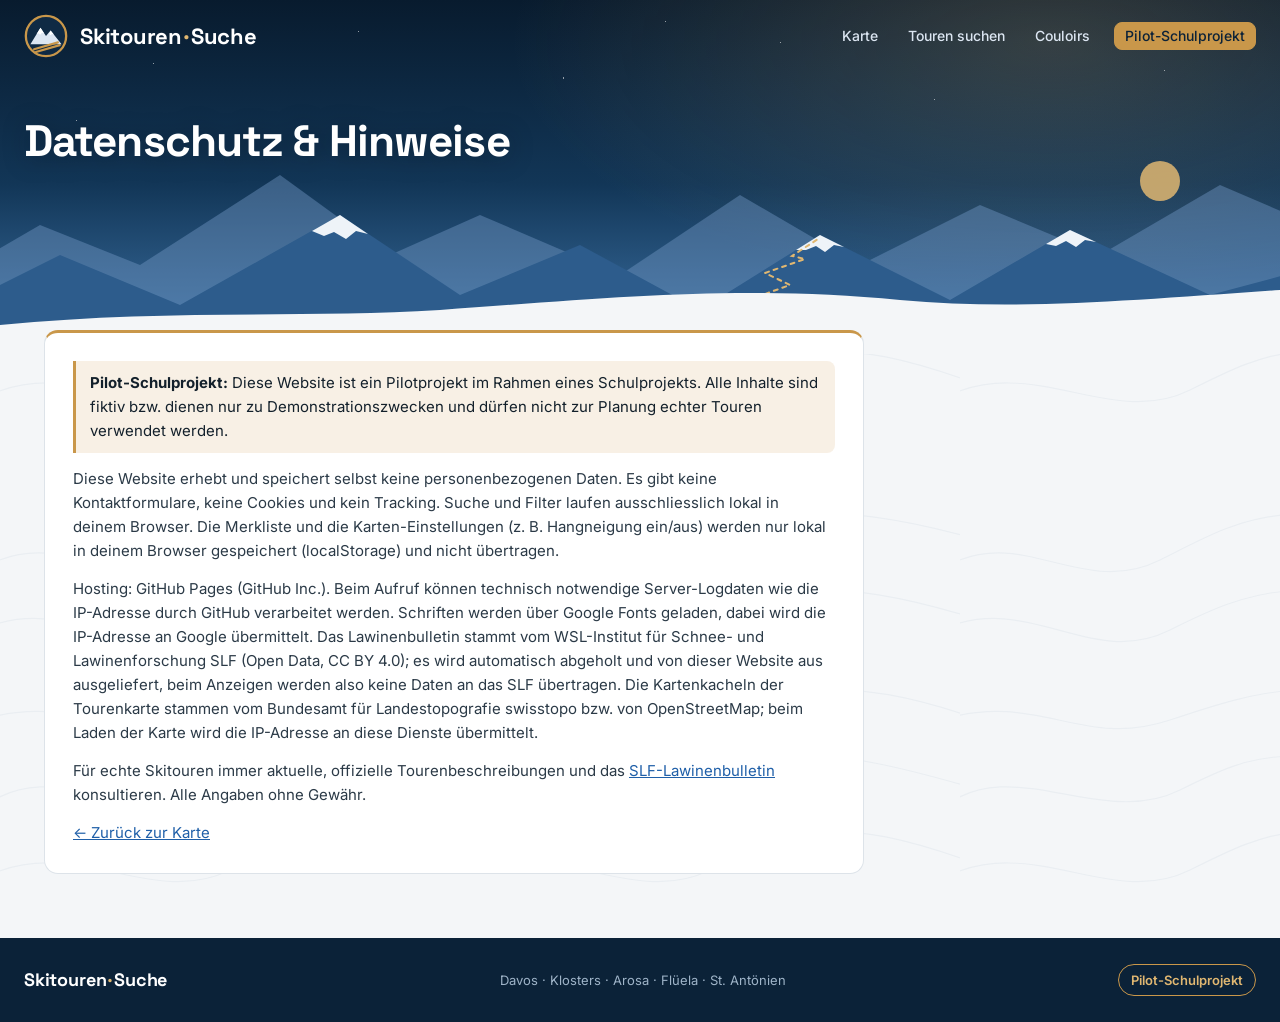
<file: datenschutz.html>
<!doctype html>
<html lang="de">
<head>
<meta charset="utf-8">
<meta name="viewport" content="width=device-width, initial-scale=1">
<title>Datenschutz & Hinweise – Skitouren-Suche</title>
<meta name="description" content="Skitouren in Davos, Klosters, Arosa und am Flüela finden und filtern.">
<link rel="icon" type="image/svg+xml" href="assets/icons/icon.svg">
<link rel="icon" type="image/png" sizes="32x32" href="assets/icons/favicon-32.png">
<link rel="apple-touch-icon" sizes="180x180" href="assets/icons/apple-touch-icon.png">
<link rel="manifest" href="manifest.webmanifest">
<meta name="theme-color" content="#0B2238">
<meta name="apple-mobile-web-app-title" content="Skitouren">
<meta name="application-name" content="Skitouren">
<meta name="mobile-web-app-capable" content="yes">
<meta name="apple-mobile-web-app-capable" content="yes">
<meta name="apple-mobile-web-app-status-bar-style" content="black-translucent">
<link rel="preconnect" href="https://fonts.googleapis.com">
<link href="https://fonts.googleapis.com/css2?family=Inter:wght@400;500;600&family=Space+Grotesk:wght@500;600;700&display=swap" rel="stylesheet">
<link rel="stylesheet" href="assets/style.css?v=20261117o">
</head>
<body>
<div style="min-height:100vh;background:#F4F6F8;font-family:Inter,sans-serif;color:#13202B">
  <div class="topbar">
    <div class="brand">
        <a href="index.html" aria-label="Startseite" style="display:flex"><svg class="logo" viewBox="0 0 48 48" aria-hidden="true"><circle cx="24" cy="24" r="22" fill="#0F2A44" stroke="#C9974A" stroke-width="2.5"/><path d="M7 33 18 15l6 9 5-6 12 15Z" fill="#DCE6F2"/><path d="m18 15 4 6.2-2.4-.8-2 2.2-1.8-1.6-2 .8Z" fill="#fff"/><path d="m29 18 3.6 4.3-2.1-.5-1.6 1.4-1.4-1.3Z" fill="#fff"/><path d="M11 38.5 37 31M13 41.5 39 34" stroke="#C9974A" stroke-width="2.4" stroke-linecap="round"/></svg></a>
        <a href="index.html" style="display:flex;align-items:center;gap:12px;color:#FFF;text-decoration:none"><span class="wordmark">Skitouren<span>·</span>Suche</span></a>
        <nav class="nav" aria-label="Hauptnavigation"><a href="index.html">Karte</a><a href="suche.html">Touren suchen</a><a href="couloirs.html">Couloirs</a><a href="datenschutz.html" class="pill" aria-current="page">Pilot-Schulprojekt</a></nav>
    </div>
  </div>
  <header class="hero">
    <div class="hero-in">
      <h1 style="margin:0;font:700 44px/1.05 'Space Grotesk',sans-serif;letter-spacing:-.02em">Datenschutz &amp; Hinweise</h1>
    </div>
    <svg class="range" viewBox="0 0 1440 220" preserveAspectRatio="xMidYMax slice" aria-hidden="true">
      <circle cx="1240" cy="46" r="20" fill="#E0B771" opacity=".85"/>
      <path d="M0 160 120 90l100 40 140-90 110 80 90-40 140 60 120-80 120 70 120-60 120 50 120-70 140 60v110H0Z" fill="#6F95C0" opacity=".45"/>
      <path d="M0 190 140 120l120 50 160-90 120 80 120-50 120 65 120-75 130 65 120-70 140 65 150-40v100H0Z" fill="#2D5C8C"/>
      <path d="M420 80 448 99l-12-3-10 8-12-7-10 4-12-5Z M900 100l24 12-10-2-9 7-9-6-10 4-10 0Z M1150 95l26 12-11-2-9 7-10-6-10 5-10-2Z" fill="#EEF3F8"/>
      <path d="M820 168 870 150 845 138 885 124 872 121 898 104" fill="none" stroke="#E0B771" stroke-width="2" stroke-dasharray="4 5" stroke-linecap="round"/>
      <path d="M0 220v-20c200-30 360-15 520-25 180-13 300-25 460-10 140 13 280-5 460-15v70Z" fill="#F4F6F8"/>
    </svg>
  </header>
  <main class="wrap">
    <section class="legal">
      
      <p class="notice"><strong>Pilot-Schulprojekt:</strong> Diese Website ist ein Pilotprojekt im Rahmen eines Schulprojekts. Alle Inhalte sind fiktiv bzw. dienen nur zu Demonstrationszwecken und dürfen nicht zur Planung echter Touren verwendet werden.</p>
      <p>Diese Website erhebt und speichert selbst keine personenbezogenen Daten. Es gibt keine Kontaktformulare, keine Cookies und kein Tracking. Suche und Filter laufen ausschliesslich lokal in deinem Browser. Die Merkliste und die Karten-Einstellungen (z. B. Hangneigung ein/aus) werden nur lokal in deinem Browser gespeichert (localStorage) und nicht übertragen.</p>
      <p>Hosting: GitHub Pages (GitHub Inc.). Beim Aufruf können technisch notwendige Server-Logdaten wie die IP-Adresse durch GitHub verarbeitet werden. Schriften werden über Google Fonts geladen, dabei wird die IP-Adresse an Google übermittelt. Das Lawinenbulletin stammt vom WSL-Institut für Schnee- und Lawinenforschung SLF (Open Data, CC BY 4.0); es wird automatisch abgeholt und von dieser Website aus ausgeliefert, beim Anzeigen werden also keine Daten an das SLF übertragen. Die Kartenkacheln der Tourenkarte stammen vom Bundesamt für Landestopografie swisstopo bzw. von OpenStreetMap; beim Laden der Karte wird die IP-Adresse an diese Dienste übermittelt.</p>
      <p>Für echte Skitouren immer aktuelle, offizielle Tourenbeschreibungen und das <a href="https://www.slf.ch/de/lawinenbulletin-und-schneesituation/">SLF-Lawinenbulletin</a> konsultieren. Alle Angaben ohne Gewähr.</p>
          <p><a href="index.html">← Zurück zur Karte</a></p>
    </section>
  </main>
  <footer class="foot">
    <div class="foot-in">
      <span class="wordmark" style="font-size:18px">Skitouren<span>·</span>Suche</span>
      <span>Davos · Klosters · Arosa · Flüela · St. Antönien</span>
      <a href="datenschutz.html">Pilot-Schulprojekt</a>
    </div>
  </footer>
</div>
<script src="assets/ui.js?v=20261117o"></script>
</body>
</html>
</file>
<file: assets/style.css>
body{margin:0;background:#F4F6F8}
*{box-sizing:border-box}
a{color:#1F5FA8}a:hover{color:#123E70}
.chip{font:500 14px/1 Inter,sans-serif;min-height:36px;padding:0 14px;border-radius:999px;border:1px solid #C9D2DB;background:#FFFFFF;color:#2B3A47;cursor:pointer}
.chip:hover{border-color:#1F5FA8}
.chip.on{background:#13202B;border-color:#13202B;color:#FFFFFF}
.chip:focus-visible,.btn:focus-visible,.field:focus-visible{outline:3px solid #7FB0E8;outline-offset:2px}
.field{font:400 16px/1.2 Inter,sans-serif;border:1px solid #C9D2DB;border-radius:10px;background:#FFFFFF;color:#13202B;min-height:48px;padding:0 14px;box-sizing:border-box;width:100%}
.btn{font:500 14px/1 Inter,sans-serif;min-height:40px;padding:0 14px;border-radius:8px;border:1px solid #C9D2DB;background:#FFFFFF;color:#13202B;cursor:pointer}
.btn:hover{border-color:#1F5FA8;color:#1F5FA8}
.g{font:600 13px/1 Inter,sans-serif;padding:6px 10px;border-radius:6px;white-space:nowrap}
.g-L{background:#E3F1E6;color:#1D5B2C}
.g-WS{background:#DCEAF8;color:#174A82}
.g-ZS{background:#FDEBD3;color:#8A4A06}
.g-S{background:#F9DCDC;color:#8E1B1B}
input[type=range]{width:100%;accent-color:#1F5FA8}
.h2{margin:0;font:600 13px/1 Inter,sans-serif;text-transform:uppercase;letter-spacing:.08em;color:#4A5A68}
.sec{display:flex;flex-direction:column;gap:10px}
.chips{display:flex;flex-wrap:wrap;gap:8px}
.sr{position:absolute;left:-9999px}
.card{background:#FFF;border:1px solid #DDE3E9;border-radius:14px;padding:20px;display:flex;flex-direction:column;gap:14px}
.stat{display:flex;flex-direction:column;gap:4px}.stat span:first-child{font:500 12px/1 Inter,sans-serif;color:#5A6976}.stat span:last-child{font:600 16px/1.1 Inter,sans-serif}
.kv{margin:0;display:grid;grid-template-columns:auto 1fr;gap:6px 12px;font:400 14px/1.35 Inter,sans-serif}.kv dt{color:#5A6976}.kv dd{margin:0}
.hero{position:relative;overflow:hidden;color:#FFF;padding:28px 24px 170px;background:linear-gradient(180deg,#0B2238 0%,#16406A 60%,#3E74A8 100%)}
.hero-in{position:relative;z-index:1;max-width:1240px;margin:0 auto;display:flex;flex-direction:column;gap:16px}
.range{position:absolute;left:0;bottom:-1px;width:100%;height:200px}
.brand{display:flex;align-items:center;gap:12px;flex-wrap:wrap;margin-bottom:18px}
.logo{width:48px;height:48px;flex:none}
.wordmark{font:700 22px/1 'Space Grotesk',sans-serif;letter-spacing:-.01em}.wordmark span{color:#E0B771;margin:0 2px}
.pill{font:600 12px/1 Inter,sans-serif;padding:6px 10px;border-radius:999px;border:1px solid #C9974A;color:#E0B771;text-decoration:none;margin-left:auto}
.pill:hover{background:#C9974A;color:#0B2238}
#q{box-shadow:0 10px 30px rgba(5,20,35,.35)}
.chip:hover,.btn:hover{border-color:#A8762E;color:#8A5E1E}
.chip.on,.chip.on:hover{background:#16406A;border-color:#16406A;color:#FFF}
.h2{color:#8A5E1E!important}
input[type=range]{accent-color:#A8762E}
.card{box-shadow:0 1px 2px rgba(15,42,68,.06);transition:box-shadow .2s,border-color .2s,transform .2s;border-top:3px solid #C9974A!important}
.card:hover{box-shadow:0 10px 28px rgba(15,42,68,.12);transform:translateY(-2px)}
.card h3{color:#0F2A44}
main{margin-top:-24px!important;position:relative;z-index:2}
footer{background:#0B2238;color:#C8D5E3;padding:40px 24px;font:400 14px/1.6 Inter,sans-serif}
footer .in{max-width:1240px;margin:0 auto;display:flex;flex-direction:column;gap:12px}
footer h2{margin:0;font:600 18px/1.2 'Space Grotesk',sans-serif;color:#E0B771}
footer p{margin:0;max-width:820px}footer a{color:#E0B771}
.notice{border-left:3px solid #C9974A;padding:10px 14px;background:rgba(201,151,74,.12);border-radius:0 8px 8px 0;color:#FFF}
@media (max-width:600px){h1{font-size:34px!important}.hero{padding-bottom:140px}.range{height:150px}.pill{margin-left:0}}

.nav{display:flex;gap:6px;margin-left:auto;align-items:center;flex-wrap:wrap}
.nav a{font:500 14px/1 Inter,sans-serif;color:#DCE6F2;text-decoration:none;padding:9px 12px;border-radius:8px}
.nav a:hover,.nav a[aria-current]{background:rgba(255,255,255,.12);color:#FFF}
.nav .pill{margin-left:6px;padding:6px 10px;color:#E0B771}
.lead{margin:0;max-width:620px;font:400 18px/1.5 Inter,sans-serif;color:#DCE6F2}
.cta{display:inline-flex;align-items:center;min-height:48px;padding:0 22px;border-radius:10px;font:600 16px/1 Inter,sans-serif;text-decoration:none;background:#C9974A;color:#0B2238;border:1px solid #C9974A}
.cta:hover{background:#E0B771;color:#0B2238}
.cta.ghost{background:transparent;color:#FFF;border-color:rgba(255,255,255,.5)}
.cta.ghost:hover{background:rgba(255,255,255,.12);color:#FFF}
.cta:focus-visible,.nav a:focus-visible{outline:3px solid #7FB0E8;outline-offset:2px}
.wrap{max-width:1240px;margin:0 auto;padding:0 24px 64px;display:flex;flex-direction:column;gap:40px;position:relative;z-index:2;margin-top:-24px}
.stats{display:grid;grid-template-columns:repeat(auto-fit,minmax(170px,1fr));gap:16px}
.statc{background:#FFF;border:1px solid #DDE3E9;border-top:3px solid #C9974A;border-radius:14px;padding:18px 20px;display:flex;flex-direction:column;gap:6px}
.statc b{font:700 30px/1 'Space Grotesk',sans-serif;color:#0F2A44}
.statc span{font:500 13px/1.3 Inter,sans-serif;color:#5A6976}
.sect{display:flex;flex-direction:column;gap:14px}
.sect h2{margin:0;font:700 28px/1.15 'Space Grotesk',sans-serif;color:#0F2A44;letter-spacing:-.01em}
.sect>p{margin:0;font:400 15px/1.5 Inter,sans-serif;color:#4A5A68;max-width:760px}
#map{height:600px;border-radius:14px;border:1px solid #DDE3E9;background:#DCE6F2;isolation:isolate}
.pin{display:flex;align-items:center;justify-content:center;width:34px;height:34px;border-radius:50% 50% 50% 0;transform:rotate(-45deg);border:2px solid #FFF;box-shadow:0 3px 8px rgba(5,20,35,.4)}
.pin i{transform:rotate(45deg);font:700 11px/1 Inter,sans-serif;font-style:normal;color:#FFF}
.pin-L{background:#2E7D46}.pin-WS{background:#1F5FA8}.pin-ZS{background:#C77A14}.pin-S{background:#B83232}
.leaflet-container{font-family:Inter,sans-serif}
.leaflet-popup-content{margin:14px 16px;min-width:220px}
.pop h3{margin:0 0 2px;font:600 18px/1.2 'Space Grotesk',sans-serif;color:#0F2A44}
.pop .hh{font:400 13px/1.3 Inter,sans-serif;color:#5A6976;margin:0 0 10px}
.pop .row{border-top:1px solid #EDF0F3;padding:8px 0;display:flex;flex-direction:column;gap:5px;font:400 13px/1.35 Inter,sans-serif;color:#2B3A47}
.pop .row div{display:flex;gap:8px;align-items:center;justify-content:space-between}
.pop a{font-weight:600}
.regs{display:grid;grid-template-columns:repeat(auto-fit,minmax(200px,1fr));gap:16px}
.reg{background:#FFF;border:1px solid #DDE3E9;border-radius:14px;padding:18px 20px;text-decoration:none;color:#13202B;display:flex;flex-direction:column;gap:6px;transition:box-shadow .2s,transform .2s,border-color .2s}
.reg:hover{box-shadow:0 10px 28px rgba(15,42,68,.12);transform:translateY(-2px);border-color:#C9974A;color:#13202B}
.reg b{font:600 19px/1.2 'Space Grotesk',sans-serif;color:#0F2A44}
.reg span{font:400 14px/1.3 Inter,sans-serif;color:#5A6976}
.reg em{font:600 13px/1 Inter,sans-serif;font-style:normal;color:#8A5E1E;margin-top:6px}
.flash{animation:flash 2s ease-out}
@keyframes flash{0%{box-shadow:0 0 0 4px #C9974A}100%{box-shadow:0 0 0 4px rgba(201,151,74,0)}}
@media (max-width:600px){#map{height:460px}.nav{margin-left:0;width:100%}.sect h2{font-size:24px}}
.legal{background:#FFF;border:1px solid #DDE3E9;border-top:3px solid #C9974A;border-radius:14px;padding:28px;display:flex;flex-direction:column;gap:14px;max-width:820px;font:400 15px/1.6 Inter,sans-serif;color:#2B3A47}
.legal p{margin:0}
.legal .notice{color:#13202B;background:rgba(201,151,74,.14)}
.nav .pill[aria-current]{background:#C9974A;color:#0B2238}
.pin{width:32px;height:32px;border-radius:50%;transform:none}.pin i{transform:none}

/* ===== v3: Feinschliff ===== */
html{scroll-behavior:smooth;scroll-padding-top:90px}
body{background:#F4F6F8 url("data:image/svg+xml,%3Csvg xmlns='http://www.w3.org/2000/svg' width='480' height='480' viewBox='0 0 480 480'%3E%3Cg fill='none' stroke='%2316406A' stroke-opacity='.045' stroke-width='1.2'%3E%3Cpath d='M-20 90c80-50 140 30 220-10s120-70 300-20M-20 150c90-40 150 40 230 0s130-60 290-10M-20 330c70-60 160 20 240-20s110-50 280 0M-20 400c90-50 170 30 250-10s120-60 270-5M-20 240c100-30 140 30 230 0s150-50 290 0'/%3E%3C/g%3E%3C/svg%3E")}
body>div{background:transparent!important}
.topbar{position:fixed;top:0;left:0;right:0;z-index:1100;padding:14px 24px;transition:background .25s,box-shadow .25s,padding .25s}
.topbar.scrolled{background:rgba(11,34,56,.88);-webkit-backdrop-filter:blur(12px);backdrop-filter:blur(12px);box-shadow:0 6px 24px rgba(5,20,35,.25);padding:8px 24px}
.topbar .brand{max-width:1240px;margin:0 auto;color:#FFF}
.topbar .logo{width:44px;height:44px;transition:transform .3s}
.topbar a:hover .logo{transform:rotate(-8deg) scale(1.05)}
.hero{padding:118px 24px 190px;background:radial-gradient(900px 420px at 82% 12%,rgba(224,183,113,.20),transparent 60%),linear-gradient(180deg,#081B2E 0%,#123657 52%,#3E74A8 100%)}
.hero::before{content:"";position:absolute;inset:0;background-image:radial-gradient(1.2px 1.2px at 12% 18%,#fff 50%,transparent 51%),radial-gradient(1px 1px at 28% 9%,#fff 50%,transparent 51%),radial-gradient(1.4px 1.4px at 44% 22%,#fff 50%,transparent 51%),radial-gradient(1px 1px at 61% 12%,#fff 50%,transparent 51%),radial-gradient(1.2px 1.2px at 73% 28%,#fff 50%,transparent 51%),radial-gradient(1px 1px at 91% 20%,#fff 50%,transparent 51%),radial-gradient(1px 1px at 6% 34%,#fff 50%,transparent 51%),radial-gradient(1.3px 1.3px at 52% 6%,#fff 50%,transparent 51%);opacity:.55;pointer-events:none}
.range{height:220px}
.snow{position:absolute;inset:0;overflow:hidden;pointer-events:none}
.snow i{position:absolute;top:-10px;border-radius:50%;background:#fff;animation:fall linear infinite}
@keyframes fall{to{transform:translate3d(40px,720px,0)}}
.hero h1{text-wrap:balance;text-shadow:0 2px 24px rgba(5,20,35,.35)}
.hero-in{gap:18px}
.cta{box-shadow:0 8px 22px rgba(201,151,74,.35);transition:transform .15s,box-shadow .15s,background .15s}
.cta:hover{transform:translateY(-2px)}
.cta.ghost{box-shadow:none;-webkit-backdrop-filter:blur(4px);backdrop-filter:blur(4px)}
.eyebrow{display:inline-flex;align-items:center;gap:10px;font:600 12px/1 Inter,sans-serif;letter-spacing:.14em;text-transform:uppercase;color:#8A5E1E}
.eyebrow::before{content:"";width:28px;height:2px;background:#C9974A;border-radius:2px}
.sect h2{font-size:32px}
.statc{position:relative;overflow:hidden;box-shadow:0 8px 24px rgba(15,42,68,.08)}
.statc::after{content:"";position:absolute;right:-18px;bottom:-22px;width:90px;height:90px;border-radius:50%;background:radial-gradient(circle,rgba(201,151,74,.18),transparent 70%)}
.statc b{font-size:34px}
#map{box-shadow:0 14px 40px rgba(15,42,68,.14);border:none;outline:1px solid #DDE3E9}
.pin{box-shadow:0 3px 10px rgba(5,20,35,.45);position:relative;transition:transform .15s}
.leaflet-marker-icon:hover .pin{transform:scale(1.15)}
.pin.pw::after{content:"❄";position:absolute;top:-9px;right:-9px;width:18px;height:18px;border-radius:50%;background:#C9974A;color:#0B2238;font:700 11px/18px Inter,sans-serif;text-align:center;border:1.5px solid #fff}
.leaflet-popup-content-wrapper{border-radius:14px;box-shadow:0 14px 40px rgba(5,20,35,.3)}
.powline{font:600 12px/1.3 Inter,sans-serif;color:#16406A;background:#EAF1F9;border-radius:6px;padding:5px 8px}
.chip{transition:background .15s,border-color .15s,color .15s,transform .1s}
.chip:active{transform:scale(.97)}
.chip-pow,#pow .chip{border-color:#C9974A;color:#8A5E1E;font-weight:600}
.chip-pow.on,.chip-pow.on:hover,#pow .chip.on,#pow .chip.on:hover{background:linear-gradient(135deg,#16406A,#2D5C8C);border-color:#16406A;color:#FFF}
.hint{margin:0;font:400 12px/1.4 Inter,sans-serif;color:#5A6976}
.g-P{background:#16406A;color:#FFF}
.card{border-radius:16px}
.card.haspow{border-top-color:#16406A!important;background:linear-gradient(180deg,#F5F9FD 0,#FFF 90px)}
.powbox{display:flex;flex-direction:column;gap:4px;padding:10px 12px;border-radius:10px;background:#EAF1F9;border:1px solid #CFE0F1;font:400 13px/1.4 Inter,sans-serif;color:#2B3A47}
.powbox b{font:700 12px/1 Inter,sans-serif;letter-spacing:.06em;text-transform:uppercase;color:#16406A}
.btn{transition:border-color .15s,color .15s,background .15s}
.btn[data-id]::after{content:"›";display:inline-block;margin-left:8px;transform:rotate(90deg);transition:transform .2s}
.btn[aria-expanded=true]::after{transform:rotate(-90deg)}
aside{box-shadow:0 8px 24px rgba(15,42,68,.06);border-radius:16px!important}
@media (min-width:900px){aside{position:sticky;top:84px;max-height:calc(100vh - 100px);overflow:auto}}
.powsec{background:#FFF;border:1px solid #DDE3E9;border-radius:20px;padding:36px;box-shadow:0 14px 40px rgba(15,42,68,.08)}
.powgrid{display:grid;grid-template-columns:minmax(0,1.15fr) minmax(0,.85fr);gap:36px;align-items:center}
.powsvg{width:100%;height:auto;border-radius:18px;box-shadow:0 14px 40px rgba(15,42,68,.2)}
.crit{list-style:none;margin:4px 0;padding:0;display:grid;grid-template-columns:repeat(2,minmax(0,1fr));gap:10px}
.crit li{border:1px solid #DDE3E9;border-left:3px solid #C9974A;border-radius:10px;padding:10px 12px;display:flex;flex-direction:column;gap:3px}
.crit b{font:700 17px/1.1 'Space Grotesk',sans-serif;color:#0F2A44}
.crit span{font:400 13px/1.3 Inter,sans-serif;color:#5A6976}
.warn{margin:0;font:500 13px/1.45 Inter,sans-serif;color:#8A4A06!important;background:#FDF3E3;border-radius:8px;padding:10px 12px}
.foot{background:#0B2238;color:#9FB4C8;padding:26px 24px;font:400 13px/1.4 Inter,sans-serif}
.foot-in{max-width:1240px;margin:0 auto;display:flex;flex-wrap:wrap;gap:10px 24px;align-items:center;justify-content:space-between}
.foot .wordmark{color:#FFF}
.foot a{color:#E0B771;text-decoration:none;border:1px solid #C9974A;border-radius:999px;padding:6px 12px;font-weight:600}
.foot a:hover{background:#C9974A;color:#0B2238}
.reveal{opacity:0;transform:translateY(14px);transition:opacity .5s,transform .5s}
.reveal.in{opacity:1;transform:none}
@media (prefers-reduced-motion:reduce){.reveal{opacity:1;transform:none;transition:none}html{scroll-behavior:auto}}
@media (max-width:800px){.powgrid{grid-template-columns:1fr}.powsec{padding:22px}}
@media (max-width:600px){.topbar{padding:10px 16px}.topbar.scrolled{padding:6px 16px}.topbar .logo{width:36px;height:36px}.wordmark{font-size:18px}.nav{margin-left:0;width:100%;flex-wrap:nowrap;overflow-x:auto}.nav a{white-space:nowrap;padding:7px 10px}.hero{padding:132px 16px 150px}.range{height:150px}.sect h2{font-size:26px}.crit{grid-template-columns:1fr}main,.wrap{padding-left:16px!important;padding-right:16px!important}}

/* ===== v4: Interaktion ===== */
.hero{--px:0;--py:0}
.range>*{transition:transform .5s cubic-bezier(.2,.7,.2,1)}
.range>circle{transform:translate(calc(var(--px)*26px),calc(var(--py)*14px))}
.range>path:nth-of-type(1){transform:translateX(calc(var(--px)*-12px))}
.range>path:nth-of-type(2),.range>path:nth-of-type(3),.range>path:nth-of-type(4){transform:translateX(calc(var(--px)*-26px))}
button.cta{cursor:pointer;font-family:Inter,sans-serif}
.cta.dark{background:#16406A;border-color:#16406A;color:#FFF;box-shadow:0 8px 22px rgba(22,64,106,.3)}
.cta.dark:hover{background:#0F2A44;color:#FFF}
.tabs{display:inline-flex;gap:4px;padding:4px;background:#E6ECF2;border-radius:12px;align-self:flex-start}
.tabs button{font:600 14px/1 Inter,sans-serif;min-height:40px;padding:0 16px;border:none;border-radius:9px;background:transparent;color:#4A5A68;cursor:pointer;transition:background .15s,color .15s}
.tabs button[aria-selected=true]{background:#FFF;color:#0F2A44;box-shadow:0 2px 8px rgba(15,42,68,.15)}
.tabs button:focus-visible,.favb:focus-visible,.toplist button:focus-visible{outline:3px solid #7FB0E8;outline-offset:2px}
.ctl{display:flex;flex-direction:column;gap:12px}.ctl[hidden]{display:none}
.ctl>p{margin:0;font:400 15px/1.5 Inter,sans-serif;color:#4A5A68;max-width:760px}
.mapinfo{margin:0!important;font:500 14px/1 Inter,sans-serif!important;color:#2B3A47!important}
.explorer{display:grid;grid-template-columns:minmax(0,1.1fr) auto minmax(0,1.1fr);gap:16px;align-items:stretch}
.exc{background:#FFF;border:1px solid #DDE3E9;border-radius:14px;padding:16px;display:flex;flex-direction:column;gap:6px;box-shadow:0 4px 14px rgba(15,42,68,.05)}
.exr{align-items:center}
.exh{display:flex;justify-content:space-between;align-items:baseline;gap:10px;font:600 12px/1 Inter,sans-serif;letter-spacing:.08em;text-transform:uppercase;color:#8A5E1E}
.exh output{font:600 15px/1 Inter,sans-serif;letter-spacing:0;text-transform:none;color:#13202B}
.rl{display:grid;grid-template-columns:30px 1fr;align-items:center;gap:8px;font:400 13px/1 Inter,sans-serif;color:#5A6976}
.rose{width:150px;height:150px;display:block}
.rose .w{cursor:pointer;outline:none}
.rose .w path{fill:#F1F4F7;stroke:#FFF;stroke-width:1.5;transition:fill .15s}
.rose .w:hover path{fill:#F3E3C6}
.rose .w.on path{fill:#16406A}
.rose .w:focus-visible path{stroke:#7FB0E8;stroke-width:3}
.rose .w text{font:600 9.5px Inter,sans-serif;fill:#2B3A47;text-anchor:middle;pointer-events:none}
.rose .w.on text{fill:#FFF}
.rose .hub{fill:#FFF;stroke:#C9974A;stroke-width:1.5}
.rose .hubt{font:600 7.5px Inter,sans-serif;fill:#8A5E1E;text-anchor:middle}
#expos{display:flex;justify-content:center}
.toplist{list-style:none;margin:0;padding:0;display:flex;flex-direction:column;gap:6px;counter-reset:t}
.toplist button{width:100%;display:flex;align-items:baseline;gap:10px;text-align:left;background:#F7F9FB;border:1px solid transparent;border-radius:8px;padding:8px 10px;cursor:pointer;font-family:Inter,sans-serif;transition:border-color .15s,background .15s}
.toplist button:hover{border-color:#C9974A;background:#FFF}
.toplist b{font:700 14px/1.2 'Space Grotesk',sans-serif;color:#0F2A44;white-space:nowrap}
.toplist span{font:400 13px/1.2 Inter,sans-serif;color:#5A6976;min-width:0;overflow:hidden;text-overflow:ellipsis;white-space:nowrap}
.toplist .none{font:400 13px/1.4 Inter,sans-serif;color:#5A6976}
.leg{display:flex;flex-wrap:wrap;gap:6px 18px;font:400 13px/1 Inter,sans-serif;color:#4A5A68}
.leg span{display:inline-flex;align-items:center;gap:7px}.leg i{width:22px;height:5px;border-radius:3px;display:inline-block}
.prof{width:100%;height:auto;display:block;touch-action:pan-y;cursor:crosshair}
.prof .pa{fill:#DCE9F6}.prof .pl{fill:none;stroke:#16406A;stroke-width:2.5;stroke-linejoin:round;stroke-linecap:round}
.prof .ph{font:500 9.5px Inter,sans-serif;fill:#4A5A68}
.prof .pr{font:600 11px Inter,sans-serif;fill:#0F2A44}
.prof .cur line{stroke:#C9974A;stroke-width:1.5;stroke-dasharray:3 3}.prof .cur circle{fill:#C9974A;stroke:#FFF;stroke-width:2}
.pop .prof{margin-top:6px;background:#F7F9FB;border-radius:8px}
.det{display:flex;flex-direction:column;gap:10px;background:#F4F6F8;border-radius:10px;padding:14px;animation:open .25s ease-out}
@keyframes open{from{opacity:0;transform:translateY(-6px)}}
.profbox{display:flex;flex-direction:column;gap:6px;background:#FFF;border-radius:8px;padding:10px}
.profbox b{font:700 11px/1 Inter,sans-serif;letter-spacing:.08em;text-transform:uppercase;color:#16406A}
.profbox small{font:400 11px/1.3 Inter,sans-serif;color:#5A6976}
.maplink{font:600 13px/1.3 Inter,sans-serif}
.favb{width:32px;height:32px;border-radius:50%;border:1px solid #DDE3E9;background:#FFF;color:#8A5E1E;font-size:17px;line-height:1;cursor:pointer;transition:transform .15s,background .15s,color .15s,border-color .15s}
.favb:hover{border-color:#C9974A;transform:scale(1.1)}
.favb.on{background:#C9974A;border-color:#C9974A;color:#FFF;animation:pop .3s}
@keyframes pop{50%{transform:scale(1.3)}}
.chip small{font:600 11px/1 Inter,sans-serif;opacity:.65;margin-left:4px}
#smap{height:340px;border-radius:16px;outline:1px solid #DDE3E9;box-shadow:0 8px 24px rgba(15,42,68,.08);isolation:isolate;background:#DCE6F2}
#smap[hidden]{display:none}
.leaflet-marker-icon.hl{z-index:9999!important}
.leaflet-marker-icon.hl .pin{transform:scale(1.45);box-shadow:0 0 0 4px rgba(201,151,74,.9),0 6px 16px rgba(5,20,35,.5)}
.btn.on{background:#16406A;border-color:#16406A;color:#FFF}
.reg .bar{display:flex;height:6px;border-radius:3px;overflow:hidden;gap:2px;margin-top:4px}
.reg .bar i{display:block;border-radius:3px}
.crit b{font-size:15px}
@media (max-width:900px){.explorer{grid-template-columns:1fr 1fr}.explorer .exc:last-child{grid-column:1/-1}}
@media (max-width:600px){.explorer{grid-template-columns:1fr}.tabs{align-self:stretch}.tabs button{flex:1;padding:0 8px}#smap{height:280px}}
@media (prefers-reduced-motion:reduce){.range>*{transition:none;transform:none!important}.det,.favb.on{animation:none}}

/* ===== v5: flüssiger ===== */
@view-transition{navigation:auto}
.topbar{view-transition-name:topbar}
::view-transition-group(*){animation-duration:.32s;animation-timing-function:cubic-bezier(.2,.7,.2,1)}
::view-transition-old(root),::view-transition-new(root){animation-duration:.22s}
.vt .det{animation:none}
.ready .leaflet-overlay-pane path,.ready .leaflet-marker-icon{transition:opacity .3s ease}
.leaflet-overlay-pane path.off,.leaflet-marker-icon.off{opacity:0!important;pointer-events:none!important}
.leaflet-fade-anim .leaflet-popup{transition:opacity .2s linear}
.card,.reg,.statc,.exc{will-change:auto}
.card{transition:box-shadow .25s cubic-bezier(.2,.7,.2,1),border-color .25s,transform .25s cubic-bezier(.2,.7,.2,1)}
.reveal{transition:opacity .6s cubic-bezier(.2,.7,.2,1),transform .6s cubic-bezier(.2,.7,.2,1)}
.snow i{will-change:transform}
.ctl:not([hidden]){animation:fadeup .3s cubic-bezier(.2,.7,.2,1)}
@keyframes fadeup{from{opacity:0;transform:translateY(8px)}}
.hero-in>*{animation:fadeup .7s cubic-bezier(.2,.7,.2,1) both}
.hero-in>*:nth-child(2){animation-delay:.06s}.hero-in>*:nth-child(3){animation-delay:.12s}.hero-in>*:nth-child(4){animation-delay:.18s}.hero-in>*:nth-child(5){animation-delay:.24s}
.chip,.btn,.cta,.tabs button{-webkit-tap-highlight-color:transparent}
input[type=range]{cursor:pointer}

/* ===== Startseite: durchgehend blau ===== */
body.land{background:#0B2238}
.sky{position:fixed;inset:0;z-index:0;pointer-events:none;overflow:hidden;transform:translateZ(0);
  background:radial-gradient(900px 480px at 84% 8%,rgba(224,183,113,.16),transparent 62%),linear-gradient(180deg,#071726 0%,#0E2D4C 48%,#1D4B7C 100%)}
.sky::before{content:"";position:absolute;inset:0;opacity:.6;background-size:520px 520px;
  background-image:radial-gradient(1.2px 1.2px at 40px 60px,#fff 50%,transparent 51%),radial-gradient(1px 1px at 150px 190px,#fff 50%,transparent 51%),radial-gradient(1.4px 1.4px at 260px 80px,#fff 50%,transparent 51%),radial-gradient(1px 1px at 340px 300px,#fff 50%,transparent 51%),radial-gradient(1.2px 1.2px at 440px 150px,#fff 50%,transparent 51%),radial-gradient(1px 1px at 90px 400px,#fff 50%,transparent 51%),radial-gradient(1.3px 1.3px at 480px 440px,#fff 50%,transparent 51%),radial-gradient(1px 1px at 220px 470px,#fff 50%,transparent 51%)}
.sky .snow i{animation-name:fallv}
@keyframes fallv{to{transform:translate3d(6vw,112vh,0)}}
.land>div:not(.sky){position:relative;z-index:1;color:#E6EEF6!important}
.land .hero{background:none;padding-bottom:250px}
.land .hero::before{display:none}
.range2{position:absolute;left:0;bottom:0;width:100%;height:260px;pointer-events:none}
.range2 .r-sun,.range2 .r-back,.range2 .r-front{transition:transform .6s cubic-bezier(.2,.7,.2,1)}
.range2 .r-sun{transform:translate(calc(var(--px)*26px),calc(var(--py)*14px))}
.range2 .r-back{transform:translateX(calc(var(--px)*-10px))}
.range2 .r-front{transform:translateX(calc(var(--px)*-24px))}
.hmask,.tmask{stroke-dasharray:1;stroke-dashoffset:1}
.ready .hmask{transition:stroke-dashoffset 2.4s cubic-bezier(.4,.1,.2,1) .5s;stroke-dashoffset:0}
.summit{opacity:0;transform-box:fill-box;transform-origin:center}
.ready .summit{opacity:1;transition:opacity .4s 2.8s;animation:pulse 2.6s ease-in-out 3s infinite}
@keyframes pulse{50%{transform:scale(1.7);opacity:.55}}
.trail{display:block;width:240px;height:90px;margin:-14px auto;overflow:visible}
.trail .tmask{transition:stroke-dashoffset 1.3s cubic-bezier(.4,.1,.2,1) .15s}
.trail.in .tmask{stroke-dashoffset:0}
.trail .tdot{opacity:0;transition:opacity .3s 1.3s}.trail.in .tdot{opacity:1}
.land .wrap{margin-top:-30px}
.land .sect h2{color:#FFF}
.land .sect>p,.land .ctl>p{color:#C8D5E3}
.land .sect>p strong,.land .ctl>p strong{color:#FFF}
.land .eyebrow{color:#E0B771}
.land .mapinfo{color:#FFF!important}
.land .statc,.land .exc,.land .reg,.land .powsec,.land .crit li{background:rgba(255,255,255,.07);border-color:rgba(255,255,255,.14);box-shadow:0 10px 30px rgba(3,12,22,.25)}
.land .statc{border-top-color:#C9974A}
.land .crit li{border-left-color:#C9974A;box-shadow:none}
.land .statc b,.land .reg b,.land .crit b{color:#FFF}
.land .statc span,.land .reg span,.land .crit span{color:#B9C9DA}
.land .reg{color:#E6EEF6}.land .reg:hover{border-color:#C9974A;background:rgba(255,255,255,.11);color:#FFF}
.land .reg em{color:#E0B771}
.land .chip{background:rgba(255,255,255,.08);border-color:rgba(255,255,255,.26);color:#E6EEF6}
.land .chip:hover{border-color:#E0B771;color:#FFF}
.land .chip.on,.land .chip.on:hover{background:#C9974A;border-color:#C9974A;color:#0B2238}
.land .chip-pow{border-color:#C9974A;color:#E0B771}
.land .chip-pow.on,.land .chip-pow.on:hover{background:#C9974A;color:#0B2238}
.land .tabs{background:rgba(255,255,255,.1)}
.land .tabs button{color:#C8D5E3}
.land .tabs button[aria-selected=true]{background:#FFF;color:#0F2A44}
.land .exh{color:#E0B771}.land .exh output{color:#FFF}.land .rl{color:#B9C9DA}
.land input[type=range]{accent-color:#E0B771}
.land .explorer .btn{background:transparent;border-color:rgba(255,255,255,.3);color:#FFF}
.land .explorer .btn:hover{border-color:#E0B771;color:#E0B771}
.land .rose .w path{fill:rgba(255,255,255,.12);stroke:#12365A}
.land .rose .w:hover path{fill:rgba(224,183,113,.4)}
.land .rose .w.on path{fill:#C9974A}
.land .rose .w text{fill:#E6EEF6}.land .rose .w.on text{fill:#0B2238}
.land .rose .hub{fill:#0E2D4C;stroke:#C9974A}.land .rose .hubt{fill:#E0B771}
.land .toplist button{background:rgba(255,255,255,.07)}
.land .toplist button:hover{background:rgba(255,255,255,.12);border-color:#C9974A}
.land .toplist b{color:#FFF}.land .toplist span,.land .toplist .none{color:#B9C9DA}
.land .leg{color:#C8D5E3}
.land #map{outline-color:rgba(255,255,255,.22);box-shadow:0 18px 50px rgba(3,12,22,.45)}
.land .warn{background:rgba(201,151,74,.16);color:#F0CF96!important}
.land .cta.dark{background:transparent;border-color:rgba(255,255,255,.5);color:#FFF;box-shadow:none}
.land .cta.dark:hover{background:rgba(255,255,255,.12)}
.land .powsvg{box-shadow:0 0 0 1px rgba(255,255,255,.16),0 14px 40px rgba(3,12,22,.4)}
.land .foot{background:rgba(4,14,25,.6)}
.land .topbar.scrolled{background:rgba(7,23,38,.84)}
@media (max-width:600px){.land .hero{padding-bottom:190px}.range2{height:190px}.land .wrap{margin-top:-24px}}
@media (prefers-reduced-motion:reduce){.hmask,.tmask{stroke-dashoffset:0!important;transition:none!important}.summit{opacity:1;animation:none!important}.trail .tdot{opacity:1}.hero-in>*,.ctl:not([hidden]){animation:none}.range2 *{transition:none!important;transform:none!important}::view-transition-group(*),::view-transition-old(*),::view-transition-new(*){animation:none!important}}

/* ===== v6: Header ohne Abschnitt ===== */
/* Grafiken skalieren mit der Breite und werden nie oben abgeschnitten (Höhe = Breite × Seitenverhältnis) */
.range{height:max(15.28vw,220px)}
.hero{padding-bottom:calc(max(15.28vw,220px) - 30px)}
.range2{height:max(29.17vw,240px);overflow:visible}
.land .hero{padding-top:128px;padding-bottom:calc(max(29.17vw,240px)*.46 + 24px)}
.land .hero h1{font-size:clamp(40px,4.3vw,70px)!important;max-width:12.5em!important;letter-spacing:-.025em!important;text-wrap:balance}
.land .hero .lead{font-size:clamp(17px,1.25vw,20px);max-width:36em}
.land .hero-in{gap:20px}
@media (min-width:1600px){.land .hero-in,.topbar .brand,.wrap{max-width:1360px}}
@media (min-width:701px) and (max-width:1279px){.land .hero{padding-bottom:calc(max(29.17vw,240px)*.6 + 24px)}}
@media (max-width:700px){
  .range2{height:240px;width:823px;left:auto;right:-73px}
  .land .hero{padding-top:132px;padding-bottom:236px}
}
@media (max-width:600px){.range{height:150px}.hero{padding-bottom:150px}}

/* ===== Couloirs ===== */
.g-SS{background:#3B1414;color:#FFD9D9}
.pin-SS{background:#5B1A1A}
.pin-c{width:34px;height:34px;border-radius:9px;transform:rotate(45deg)}
.pin-c i{transform:rotate(-45deg)}
.cwarn{border-left:3px solid #C9974A;background:rgba(201,151,74,.14);border-radius:0 12px 12px 0;padding:14px 18px;font:400 14px/1.55 Inter,sans-serif;color:#F0E3C8}
.cwarn b{color:#FFF}.cwarn a{color:#E0B771}
.cfilter{display:flex;flex-wrap:wrap;gap:16px 40px}
.cfilter>div{display:flex;flex-direction:column;gap:8px}
.cgrid{display:grid;grid-template-columns:repeat(auto-fill,minmax(min(340px,100%),1fr));gap:18px}
.ccard{background:rgba(255,255,255,.07);border:1px solid rgba(255,255,255,.14);border-top:3px solid #C9974A;border-radius:16px;padding:20px;display:flex;flex-direction:column;gap:14px;color:#E6EEF6;box-shadow:0 10px 30px rgba(3,12,22,.25);transition:transform .25s cubic-bezier(.2,.7,.2,1),background .25s,border-color .25s}
.ccard:hover{transform:translateY(-3px);background:rgba(255,255,255,.1);border-color:rgba(224,183,113,.6)}
.ctop{display:flex;justify-content:space-between;gap:12px;align-items:flex-start}
.creg{font:600 11px/1 Inter,sans-serif;letter-spacing:.12em;text-transform:uppercase;color:#E0B771}
.ctop h3{margin:6px 0 2px;font:700 22px/1.15 'Space Grotesk',sans-serif;color:#FFF}
.ctop p{margin:0;font:500 14px/1.3 Inter,sans-serif;color:#B9C9DA}
.cstat{display:grid;grid-template-columns:repeat(2,minmax(0,1fr));gap:10px;border-top:1px solid rgba(255,255,255,.12);border-bottom:1px solid rgba(255,255,255,.12);padding:12px 0}
.cstat div{display:flex;flex-direction:column;gap:4px}
.cstat span{font:500 11px/1 Inter,sans-serif;color:#9FB4C8;text-transform:uppercase;letter-spacing:.06em}
.cstat b{font:600 14px/1.3 Inter,sans-serif;color:#FFF}
.ctext{margin:0;font:400 14px/1.55 Inter,sans-serif;color:#DCE6F2}
.cdl{margin:0;display:grid;grid-template-columns:auto 1fr;gap:6px 12px;font:400 13px/1.45 Inter,sans-serif}
.cdl dt{color:#9FB4C8;font-weight:600}.cdl dd{margin:0;color:#DCE6F2}.cdl .warnt{color:#F0CF96}
.cfoot{display:flex;flex-wrap:wrap;gap:10px;justify-content:space-between;align-items:center;margin-top:auto}
.cfoot a{font:600 13px/1.3 Inter,sans-serif;color:#E0B771;text-decoration:none}.cfoot a:hover{text-decoration:underline}
.land .cfoot .btn{background:transparent;border-color:rgba(255,255,255,.3);color:#FFF}
.land .cfoot .btn:hover{border-color:#E0B771;color:#E0B771}
.ccard.flash{animation:flash 2s ease-out}
.cgrid .none{color:#B9C9DA}
.csec{background:rgba(255,255,255,.07);border:1px solid rgba(255,255,255,.14);border-radius:20px;padding:36px;box-shadow:0 14px 40px rgba(3,12,22,.3)}
.cteaser{display:grid;grid-template-columns:minmax(0,1.1fr) minmax(0,.9fr);gap:32px;align-items:center}
.cmini{list-style:none;margin:0;padding:0;display:flex;flex-direction:column;gap:8px}
.cmini a{display:grid;grid-template-columns:auto 1fr;grid-template-rows:auto auto;column-gap:12px;align-items:center;padding:10px 14px;border-radius:12px;background:rgba(255,255,255,.06);border:1px solid rgba(255,255,255,.1);text-decoration:none;transition:border-color .2s,background .2s,transform .2s}
.cmini a:hover{border-color:#C9974A;background:rgba(255,255,255,.1);transform:translateX(4px)}
.cmini .g{grid-row:1/3}
.cmini b{font:600 15px/1.2 'Space Grotesk',sans-serif;color:#FFF}
.cmini span:not(.g){font:400 12px/1.3 Inter,sans-serif;color:#B9C9DA}
@media (max-width:800px){.cteaser{grid-template-columns:1fr}.csec{padding:22px}}
@media (max-width:600px){.nav{flex-wrap:wrap;overflow:visible;row-gap:6px}.nav .pill{margin-left:0}.hero{padding-top:168px}.land .hero{padding-top:168px}}
/* Routen */
.rinfo{display:flex;flex-direction:column;gap:4px;margin-top:8px;padding-top:8px;border-top:1px solid #EDF0F3;font:500 12px/1.35 Inter,sans-serif;color:#2B3A47}
.rinfo .rdot{display:inline-block;width:14px;height:4px;border-radius:2px;background:#E0B771;margin-right:7px;vertical-align:middle}
.rinfo .rnone{color:#8A4A06}
.leaflet-overlay-pane path.rline{stroke-dasharray:20000;stroke-dashoffset:20000;animation:rdraw 1.4s .5s cubic-bezier(.4,.1,.2,1) forwards}
@keyframes rdraw{to{stroke-dashoffset:0}}
@media (prefers-reduced-motion:reduce){.leaflet-overlay-pane path.rline{animation:none;stroke-dashoffset:0}}
.rpanel{position:absolute;z-index:1000;left:12px;top:60px;width:300px;max-height:calc(100% - 80px);overflow:auto;background:rgba(255,255,255,.97);border-radius:14px;box-shadow:0 14px 40px rgba(5,20,35,.35);padding:16px 16px 14px;color:#13202B;animation:fadeup .25s cubic-bezier(.2,.7,.2,1)}
.rpanel[hidden]{display:none}
.rpanel .pop h3{padding-right:28px}
.rclose{position:absolute;top:8px;right:8px;width:30px;height:30px;border-radius:50%;border:1px solid #DDE3E9;background:#FFF;font-size:18px;line-height:1;cursor:pointer;color:#4A5A68}
.rclose:hover{border-color:#C9974A;color:#8A5E1E}
@media (max-width:699px){.rpanel{left:8px;right:8px;top:auto;bottom:8px;width:auto;max-height:46%}}
.ctip{background:#0B2238;color:#FFF;border:1px solid #C9974A;border-radius:8px;font:600 12px/1.2 Inter,sans-serif;padding:4px 8px;box-shadow:0 4px 12px rgba(5,20,35,.35)}
.ctip::before{display:none}
.rpanel .pop a[data-go]{font-weight:600}
/* Hangneigung */
.slopectl{background:#FFF;border-radius:10px!important;overflow:hidden;font-family:Inter,sans-serif;max-width:220px}
.slopectl button{display:flex;align-items:center;gap:7px;border:none;background:#FFF;color:#13202B;font:600 13px/1 Inter,sans-serif;padding:9px 11px;cursor:pointer;width:100%}
.slopectl button svg{width:16px;height:16px;color:#DE055B}
.slopectl button:hover{background:#F4F6F8}
.slopectl.on button{background:#0B2238;color:#FFF}
.slopectl.on button svg{color:#F2E50A}
.sleg{display:flex;flex-direction:column;gap:5px;padding:10px 12px 12px;font:500 12px/1.2 Inter,sans-serif;color:#2B3A47}
.sleg[hidden]{display:none}
.sleg b{font:700 11px/1 Inter,sans-serif;letter-spacing:.08em;text-transform:uppercase;color:#8A5E1E;margin-bottom:2px}
.sleg span{display:flex;align-items:center;gap:8px}
.sleg i{width:18px;height:12px;border-radius:3px;display:inline-block}
.sleg label{display:flex;flex-direction:column;gap:3px;margin-top:4px;font:500 11px/1 Inter,sans-serif;color:#5A6976}
.sleg input{width:100%;accent-color:#C9974A}
.sleg small{font:400 10.5px/1.35 Inter,sans-serif;color:#8A4A06;margin-top:2px}
@media (max-width:600px){.slopectl{max-width:170px}.sleg small{display:none}}
/* Lawinenbulletin */
.lawctl button svg{color:#FF9900}
.lawctl.on button svg{color:#FF9900}
.lwb{display:inline-flex;align-items:center;justify-content:center;min-width:30px;height:30px;border-radius:8px;font:800 16px/1 'Space Grotesk',sans-serif;color:#13202B;border:1px solid rgba(0,0,0,.18);flex:none}
.lwd{display:flex;flex-direction:column;gap:7px;font:400 13px/1.45 Inter,sans-serif;color:#2B3A47}
.lwh{display:flex;gap:10px;align-items:flex-start}
.lwh b{display:block;font:600 14px/1.25 Inter,sans-serif;color:#0F2A44}
.lwh span{font:500 12.5px/1.35 Inter,sans-serif;color:#2B3A47}
.lwps{display:flex;flex-wrap:wrap;gap:5px}
.lwp{font:600 11.5px/1.2 Inter,sans-serif;background:#EEF2F6;border-radius:999px;padding:4px 9px;color:#2B3A47}
.lwd p{margin:0}
.lwd small{font:400 11px/1.35 Inter,sans-serif;color:#5A6976}.lwd small a{color:#1F5FA8}
.lwold{color:#B83232!important}
.lwline{margin-top:10px;padding-top:10px;border-top:1px solid #EDF0F3}
.lwtag{display:block;font:700 10.5px/1 Inter,sans-serif;letter-spacing:.1em;text-transform:uppercase;color:#8A5E1E;margin-bottom:7px}
.lawgrid{display:grid;grid-template-columns:repeat(auto-fill,minmax(min(260px,100%),1fr));gap:14px}
.lawcard{display:flex;flex-direction:column;gap:10px;background:rgba(255,255,255,.07);border:1px solid rgba(255,255,255,.14);border-radius:16px;padding:16px 18px;color:#E6EEF6;position:relative;overflow:hidden}
.lawcard::before{content:"";position:absolute;left:0;top:0;bottom:0;width:5px;background:var(--lc)}
.lawcard .lch{display:flex;gap:12px;align-items:center}
.lawcard .lwb{min-width:42px;height:42px;font-size:22px;border-radius:10px}
.lawcard b{font:700 18px/1.15 'Space Grotesk',sans-serif;color:#FFF}
.lawcard .lcl{font:600 13px/1.3 Inter,sans-serif;color:#DCE6F2}
.lawcard .lwp{background:rgba(255,255,255,.1);color:#E6EEF6}
.lawcard small{font:400 11.5px/1.35 Inter,sans-serif;color:#9FB4C8}
.lawmeta{margin:0;font:400 14px/1.5 Inter,sans-serif;color:#C8D5E3}.lawmeta a{color:#E0B771}
.lawmeta.old{color:#F2A2A2}
.card .lwline{margin-top:0;border-top:none;padding:10px 12px;background:#F7F9FB;border-radius:10px}
.ccard .lwline{border-top:1px solid rgba(255,255,255,.12);padding-top:12px;margin-top:0}
.ccard .lwline .lwtag{color:#E0B771}.ccard .lwd,.ccard .lwh span{color:#DCE6F2}.ccard .lwh b{color:#FFF}.ccard .lwp{background:rgba(255,255,255,.1);color:#E6EEF6}.ccard .lwd small{color:#9FB4C8}.ccard .lwd small a{color:#E0B771}
.srow{display:flex;align-items:stretch}
.srow .smain{flex:1}
.sexp{display:flex;align-items:center;justify-content:center;width:36px;border:none;border-left:1px solid rgba(255,255,255,.18);background:#0B2238;color:#FFF;cursor:pointer;padding:0}
.sexp[hidden]{display:none}
.sexp svg{width:16px;height:16px;transition:transform .2s}
.sexp.up svg{transform:rotate(180deg)}
.sexp:hover{background:#16406A}
.slopectl button:focus-visible{outline:3px solid #7FB0E8;outline-offset:-3px}
.slopectl+.slopectl{margin-top:8px}
@media (max-width:600px){.slopectl{max-width:200px}.slopectl .smain{padding:8px 9px;font-size:12px}}
/* Legende neben dem Schalter statt darunter: verdrängt keine anderen Schalter */
.slopectl{position:relative;overflow:visible!important;background:transparent!important;border:none!important;box-shadow:none!important}
.slopectl .srow{border-radius:10px;overflow:hidden;background:#FFF;box-shadow:0 1px 5px rgba(0,0,0,.4)}
.slopectl .sleg{position:absolute;top:0;right:calc(100% + 8px);width:190px;max-height:var(--legmax,260px);overflow:auto;background:rgba(255,255,255,.97);border-radius:10px;box-shadow:0 6px 20px rgba(5,20,35,.3);z-index:2}
@media (max-width:600px){.slopectl .sleg{width:150px;padding:8px 10px 10px;gap:4px}.slopectl .sleg i{width:14px;height:10px}}
/* Handy: Kartenschalter unter der Karte */
.mapbar{display:flex;flex-wrap:wrap;gap:8px;margin-top:10px;align-items:flex-start}
.mapbar:empty{display:none}
.slopectl.inbar{max-width:none;flex:1 1 calc(50% - 4px);min-width:0}
.slopectl.inbar .srow{box-shadow:0 1px 4px rgba(5,20,35,.25)}
.slopectl.inbar .smain{padding:8px 10px;font-size:12.5px;justify-content:flex-start}
.slopectl.inbar .smain span{white-space:nowrap;overflow:hidden;text-overflow:ellipsis}
.slopectl.inbar .sexp{width:32px}
.slopectl.inbar .sleg{position:static;width:auto;max-height:none;margin-top:6px;box-shadow:0 2px 10px rgba(5,20,35,.2)}
.slopectl.inbar .sleg small{display:block}
.mapbar .slopectl+.slopectl{margin-top:0}
.land .slopectl.inbar .srow{box-shadow:none}
</file>
